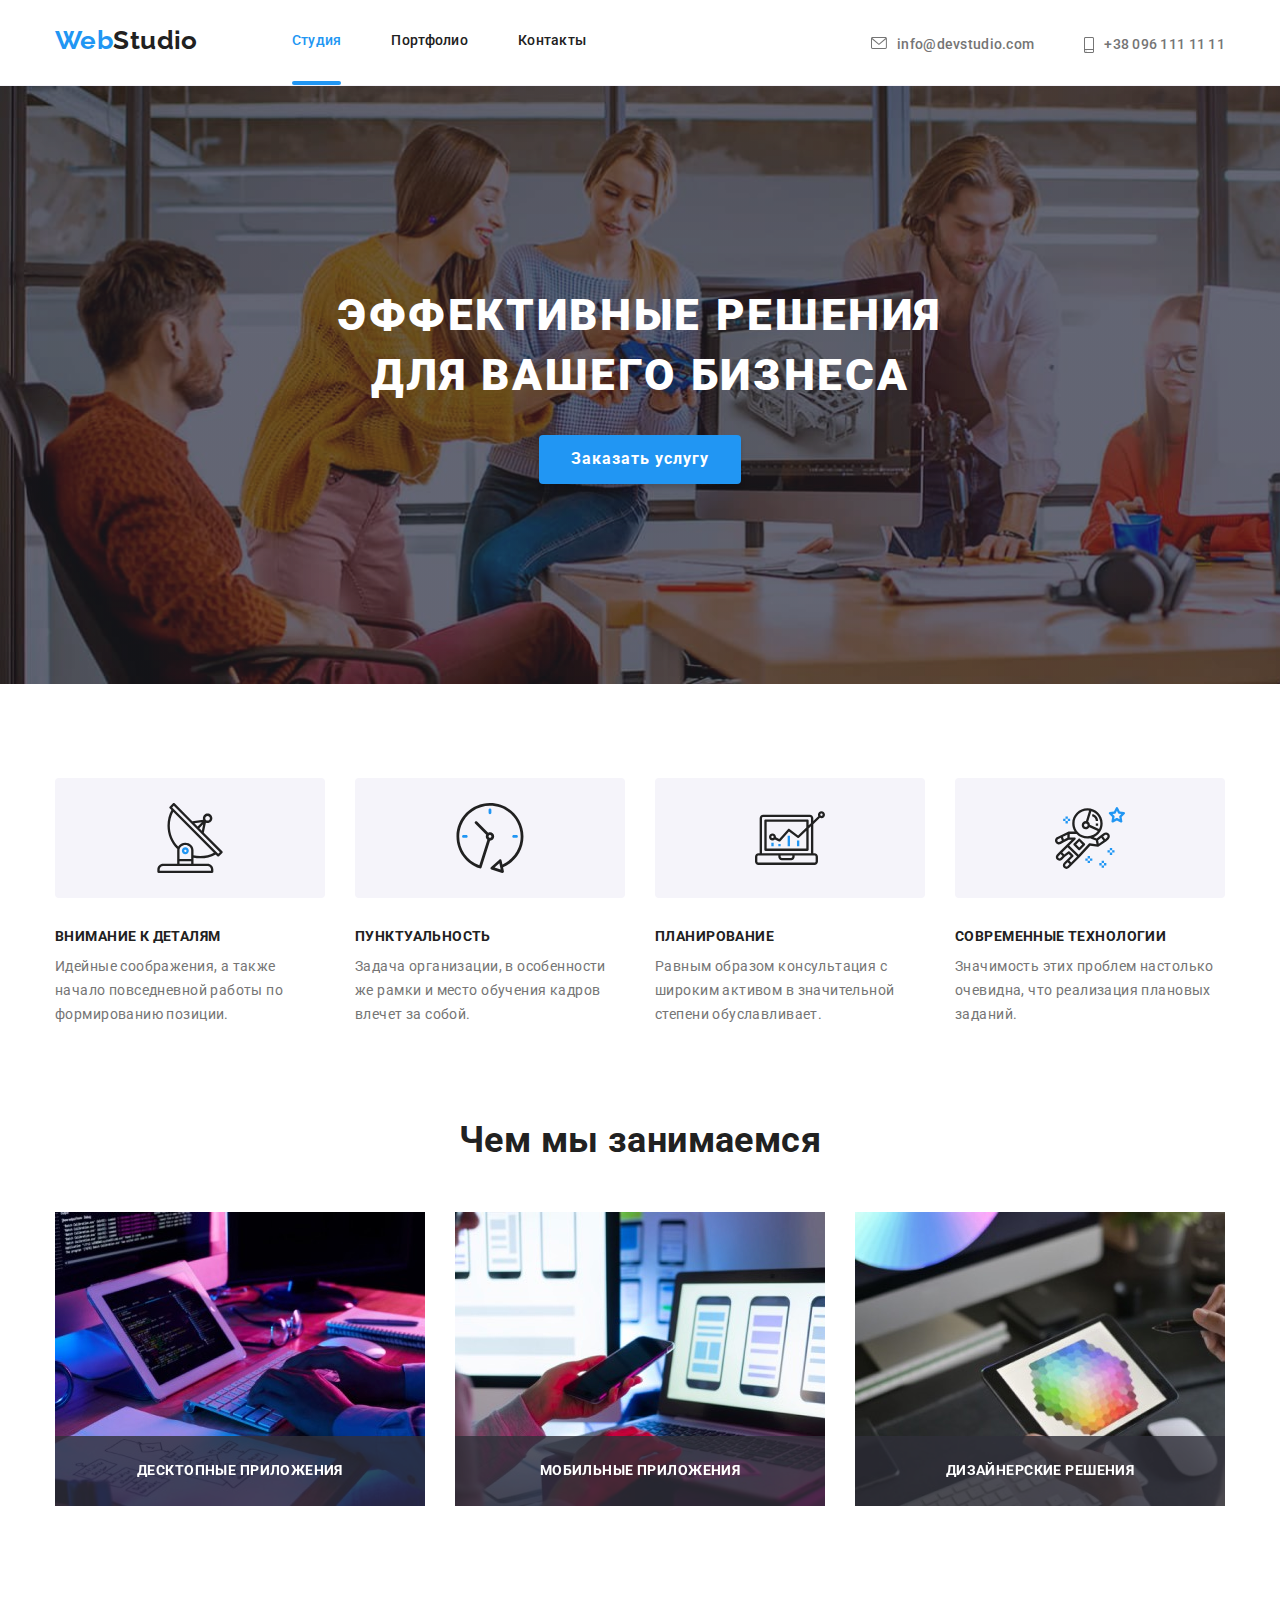
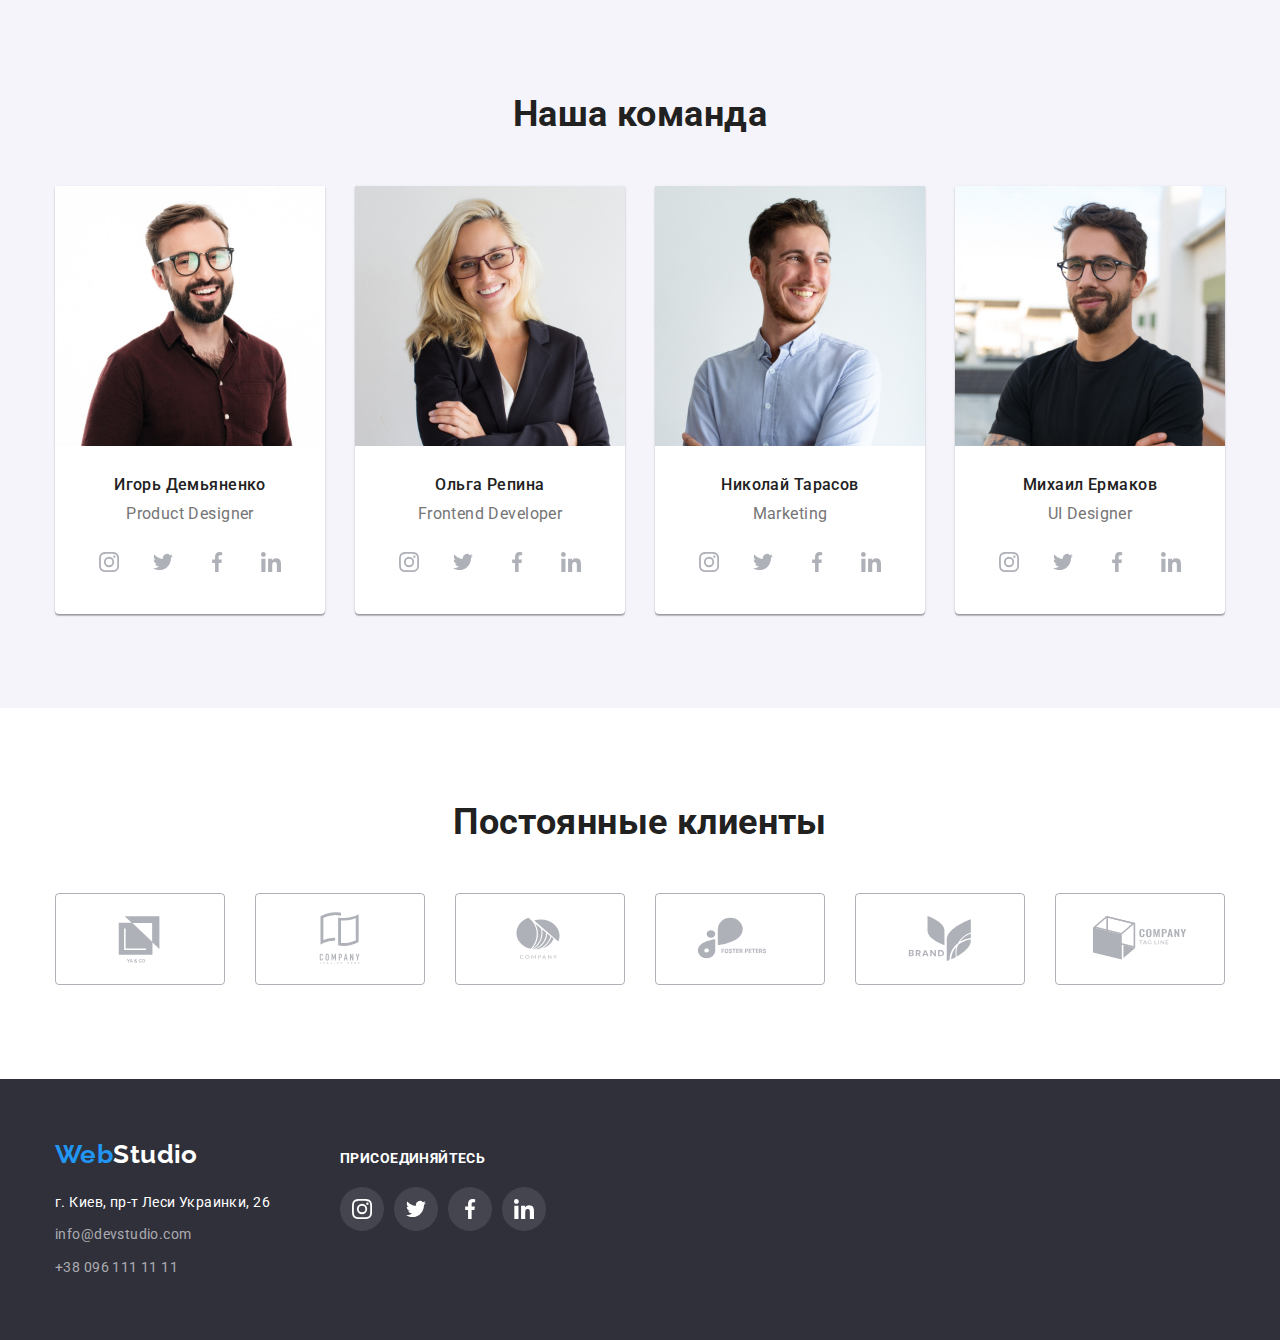
<file: index.html>
<!DOCTYPE html>
<html lang="ru">
  <head>
    <meta charset="UTF-8" />
    <meta http-equiv="X-UA-Compatible" content="IE=edge" />
    <meta name="viewport" content="width=device-width, initial-scale=1.0" />

    <title>Студия</title>
    <link rel="preconnect" href="https://fonts.googleapis.com" />
    <link rel="preconnect" href="https://fonts.gstatic.com" crossorigin />
    <link
      href="https://fonts.googleapis.com/css2?family=Raleway:wght@700&family=Roboto:wght@400;500;700;900&display=swap"
      rel="stylesheet"
    />
    <link
      rel="stylesheet"
      href="https://cdnjs.cloudflare.com/ajax/libs/modern-normalize/1.1.0/modern-normalize.css"
    />

    <link rel="stylesheet" href="./css/styles.css" />
  </head>
  <body>
    <!-- Шапка страниц-->

    <header class="header-underline">
      <div class="container flex">
        <nav class="main-nav">
          <a href="./index.html" lang="en" class="logo"
            ><span class="text">Web</span>Studio</a
          >

          <ul class="list flex">
            <li class="main-nav-item">
              <a href="./index.html" class="item current">Студия</a>
            </li>
            <li class="main-nav-item">
              <a href="./portfolio.html" class="item">Портфолио</a>
            </li>
            <li class="main-nav-item"><a href="" class="item">Контакты</a></li>
          </ul>
        </nav>

        <ul class="list connect-header">
          <li class="connect-header-list">
            <a href="mailto:info@devstudio.com" class="item">
              <svg class="mail">
                <use href="./images/icons.svg#icon-mail"></use>
              </svg>
              info@devstudio.com</a
            >
          </li>
          <li class="connect-header-list">
            <a href="tel:+380961111111" class="item"
              ><svg class="phone">
                <use href="./images/icons.svg#icon-smartphone"></use></svg
              >+38 096 111 11 11</a
            >
          </li>
        </ul>
      </div>
    </header>

    <main>
      <!-- Герой страницы -->
      <section class="hero section">
        <div class="container">
          <h1 class="hero-name">Эффективные решения для вашего бизнеса</h1>
          <button data-modal-open type="button" class="hero-button">
            Заказать услугу
          </button>
          <div data-modal class="backdrop is-hidden">
            <div class="modal">
              <button data-modal-close type="button" class="button-close">
                <svg class="icon-close" width="30" height="30">
                  <use href="./images/icons.svg#icon-close"></use>
                </svg>
              </button>
            </div>
          </div>
        </div>
      </section>

      <!-- Наши особености -->

      <section class="section our-specials">
        <div class="container">
          <h2 class="hiden-element">наши особености</h2>

          <ul class="list flex">
            <li class="our-features-description">
              <div class="features-bg">
                <svg class="features-icon" width="70" height="70">
                  <use href="./images/icons.svg#icon-antenna"></use>
                </svg>
              </div>
              <h3 class="subtitle">Внимание к деталям</h3>
              <p class="text-features">
                Идейные соображения, а также начало повседневной работы по
                формированию позиции.
              </p>
            </li>
            <li class="our-features-description">
              <div class="features-bg">
                <svg class="features-icon" width="70" height="70">
                  <use href="./images/icons.svg#icon-clock"></use>
                </svg>
              </div>
              <h3 class="subtitle">Пунктуальность</h3>
              <p class="text-features">
                Задача организации, в особенности же рамки и место обучения
                кадров влечет за собой.
              </p>
            </li>
            <li class="our-features-description">
              <div class="features-bg">
                <svg class="features-icon" width="70" height="70">
                  <use href="./images/icons.svg#icon-diagram"></use>
                </svg>
              </div>
              <h3 class="subtitle">Планирование</h3>
              <p class="text-features">
                Равным образом консультация с широким активом в значительной
                степени обуславливает.
              </p>
            </li>
            <li class="our-features-description">
              <div class="features-bg">
                <svg class="features-icon" width="70" height="70">
                  <use href="./images/icons.svg#icon-astronaut"></use>
                </svg>
              </div>
              <h3 class="subtitle">Современные технологии</h3>
              <p class="text-features">
                Значимость этих проблем настолько очевидна, что реализация
                плановых заданий.
              </p>
            </li>
          </ul>
        </div>
      </section>
      <!-- Чем мы занимаемся -->
      <section class="section">
        <div class="container">
          <h2 class="title">Чем мы занимаемся</h2>
          <ul class="list flex">
            <li class="what-we-do-item">
              <img
                src="./images/what-we-do/first_img.jpg"
                alt="Фото работа за компютером"
                width="370"
                height="294"
              />
              <div class="what-we-do-text-bg">
                <p class="text">Десктопные приложения</p>
              </div>
            </li>
            <li class="what-we-do-item">
              <img
                src="./images/what-we-do/second_img.jpg"
                alt="Фото работа за компютером"
                width="370"
                height="294"
              />
              <div class="what-we-do-text-bg">
                <p class="text">Мобильные приложения</p>
              </div>
            </li>
            <li class="what-we-do-item">
              <img
                src="./images/what-we-do/third_img.jpg"
                alt="Фото работа за компютером"
                width="370"
                height="294"
              />
              <div class="what-we-do-text-bg">
                <p class="text">Дизайнерские решения</p>
              </div>
            </li>
          </ul>
        </div>
      </section>
      <!-- Наша команда -->
      <section class="section team-bc">
        <div class="container">
          <h2 class="title">Наша команда</h2>
          <ul class="list flex">
            <li class="team-item">
              <img
                src="./images/our_team/ihor_demyanenko.jpg"
                alt="Фото Игоря Демьяненко"
                width="270"
                height="260"
              />
              <div class="team-text">
                <h3 class="subtitle">Игорь Демьяненко</h3>
                <p lang="en">Product Designer</p>
                <ul class="list flex icons-social-aline">
                  <li class="socil-list">
                    <a href="" class="icons-social-team">
                      <svg class="icons-social">
                        <use href="./images/icons.svg#icon-instagram"></use>
                      </svg>
                    </a>
                  </li>
                  <li class="socil-list">
                    <a href="" class="icons-social-team">
                      <svg class="icons-social">
                        <use
                          href="./images/icons.svg#icon-twitter"
                          width="20"
                          height="20"
                        ></use>
                      </svg>
                    </a>
                  </li>
                  <li class="socil-list">
                    <a href="" class="icons-social-team">
                      <svg class="icons-social">
                        <use
                          href="./images/icons.svg#icon-facebook"
                          width="20"
                          height="20"
                        ></use>
                      </svg>
                    </a>
                  </li>
                  <li class="socil-list">
                    <a href="" class="icons-social-team">
                      <svg class="icons-social">
                        <use
                          href="./images/icons.svg#icon-linkedin"
                          width="20"
                          height="20"
                        ></use>
                      </svg>
                    </a>
                  </li>
                </ul>
              </div>
            </li>

            <li class="team-item">
              <img
                src="./images/our_team/olga_repina.jpg"
                alt="Фото Ольги Репиной"
                width="270"
                height="260"
              />
              <div class="team-text">
                <h3 class="subtitle">Ольга Репина</h3>
                <p lang="en">Frontend Developer</p>
                <ul class="list flex icons-social-aline">
                  <li class="socil-list">
                    <a href="" class="icons-social-team">
                      <svg class="icons-social">
                        <use href="./images/icons.svg#icon-instagram"></use>
                      </svg>
                    </a>
                  </li>
                  <li class="socil-list">
                    <a href="" class="icons-social-team">
                      <svg class="icons-social">
                        <use
                          href="./images/icons.svg#icon-twitter"
                          width="20"
                          height="20"
                        ></use>
                      </svg>
                    </a>
                  </li>
                  <li class="socil-list">
                    <a href="" class="icons-social-team">
                      <svg class="icons-social">
                        <use
                          href="./images/icons.svg#icon-facebook"
                          width="20"
                          height="20"
                        ></use>
                      </svg>
                    </a>
                  </li>
                  <li class="socil-list">
                    <a href="" class="icons-social-team">
                      <svg class="icons-social">
                        <use
                          href="./images/icons.svg#icon-linkedin"
                          width="20"
                          height="20"
                        ></use>
                      </svg>
                    </a>
                  </li>
                </ul>
              </div>
            </li>

            <li class="team-item">
              <img
                src="./images/our_team/nikolay_tarasov.jpg"
                alt="Фото Николая Тарасова"
                width="270"
                height="260"
              />
              <div class="team-text">
                <h3 class="subtitle">Николай Тарасов</h3>
                <p lang="en">Marketing</p>
                <ul class="list flex icons-social-aline">
                  <li class="socil-list">
                    <a href="" class="icons-social-team">
                      <svg class="icons-social">
                        <use href="./images/icons.svg#icon-instagram"></use>
                      </svg>
                    </a>
                  </li>
                  <li class="socil-list">
                    <a href="" class="icons-social-team">
                      <svg class="icons-social">
                        <use
                          href="./images/icons.svg#icon-twitter"
                          width="20"
                          height="20"
                        ></use>
                      </svg>
                    </a>
                  </li>
                  <li class="socil-list">
                    <a href="" class="icons-social-team">
                      <svg class="icons-social">
                        <use
                          href="./images/icons.svg#icon-facebook"
                          width="20"
                          height="20"
                        ></use>
                      </svg>
                    </a>
                  </li>
                  <li class="socil-list">
                    <a href="" class="icons-social-team">
                      <svg class="icons-social">
                        <use
                          href="./images/icons.svg#icon-linkedin"
                          width="20"
                          height="20"
                        ></use>
                      </svg>
                    </a>
                  </li>
                </ul>
              </div>
            </li>

            <li class="team-item">
              <img
                src="./images/our_team/mihail_yermakov.jpg"
                alt="Фото Михаила Ермакова"
                width="270"
                height="260"
              />
              <div class="team-text">
                <h3 class="subtitle">Михаил Ермаков</h3>
                <p lang="en">UI Designer</p>
                <ul class="list flex icons-social-aline">
                  <li class="socil-list">
                    <a href="" class="icons-social-team">
                      <svg class="icons-social">
                        <use href="./images/icons.svg#icon-instagram"></use>
                      </svg>
                    </a>
                  </li>
                  <li class="socil-list">
                    <a href="" class="icons-social-team">
                      <svg class="icons-social">
                        <use
                          href="./images/icons.svg#icon-twitter"
                          width="20"
                          height="20"
                        ></use>
                      </svg>
                    </a>
                  </li>
                  <li class="socil-list">
                    <a href="" class="icons-social-team">
                      <svg class="icons-social">
                        <use
                          href="./images/icons.svg#icon-facebook"
                          width="20"
                          height="20"
                        ></use>
                      </svg>
                    </a>
                  </li>
                  <li class="socil-list">
                    <a href="" class="icons-social-team">
                      <svg class="icons-social">
                        <use
                          href="./images/icons.svg#icon-linkedin"
                          width="20"
                          height="20"
                        ></use>
                      </svg>
                    </a>
                  </li>
                </ul>
              </div>
            </li>
          </ul>
        </div>
      </section>

      <!-- our-customars -->

      <section class="section">
        <div class="container">
          <h2 class="title">Постоянные клиенты</h2>
          <ul class="list flex">
            <li class="customers-icon">
              <a href="/" class="our-customers-link"
                ><svg class="icon-customers" width="106" height="60">
                  <use href="./images/icons.svg#icon-ya-co"></use></svg
              ></a>
            </li>
            <li class="customers-icon">
              <a href="/" class="our-customers-link"
                ><svg class="icon-customers" width="106" height="60">
                  <use
                    href="./images/icons.svg#icon-company-tag-line"
                  ></use></svg
              ></a>
            </li>
            <li class="customers-icon">
              <a href="/" class="our-customers-link"
                ><svg class="icon-customers" width="106" height="60">
                  <use href="./images/icons.svg#icon-company"></use></svg
              ></a>
            </li>
            <li class="customers-icon">
              <a href="/" class="our-customers-link"
                ><svg class="icon-customers" width="106" height="60">
                  <use href="./images/icons.svg#icon-foster-peters"></use></svg
              ></a>
            </li>
            <li class="customers-icon">
              <a href="/" class="our-customers-link"
                ><svg class="icon-customers" width="106" height="60">
                  <use href="./images/icons.svg#icon-brand"></use></svg
              ></a>
            </li>
            <li class="customers-icon">
              <a href="/" class="our-customers-link"
                ><svg class="icon-customers" width="106" height="60">
                  <use href="./images/icons.svg#icon-company-tag"></use></svg
              ></a>
            </li>
          </ul>
        </div>
      </section>
    </main>
    <!-- footer -->
    <footer class="main-footer">
      <div class="container flex">
        <div class="footer-adres">
          <a href="./index.html" lang="en" class="logo"
            ><span class="text">Web</span>Studio
          </a>

          <address class="address">
            <p class="address-text">г. Киев, пр-т Леси Украинки, 26</p>

            <ul class="list contact-footer">
              <li class="contact-footer-list">
                <a href="mailto:info@devstudio.com" class="item"
                  >info@devstudio.com</a
                >
              </li>
              <li class="contact-footer-list">
                <a href="tel:+380961111111" class="item">+38 096 111 11 11</a>
              </li>
            </ul>
          </address>
        </div>
        <div class="footer-join">
          <h3 class="footer-join-text">присоединяйтесь</h3>
          <ul class="list flex">
            <li class="socil-list">
              <a href="" class="icons-social-team">
                <svg class="icons-social">
                  <use href="./images/icons.svg#icon-instagram"></use>
                </svg>
              </a>
            </li>
            <li class="socil-list">
              <a href="" class="icons-social-team">
                <svg class="icons-social">
                  <use
                    href="./images/icons.svg#icon-twitter"
                    width="20"
                    height="20"
                  ></use>
                </svg>
              </a>
            </li>
            <li class="socil-list">
              <a href="" class="icons-social-team">
                <svg class="icons-social">
                  <use
                    href="./images/icons.svg#icon-facebook"
                    width="20"
                    height="20"
                  ></use>
                </svg>
              </a>
            </li>
            <li class="socil-list">
              <a href="" class="icons-social-team">
                <svg class="icons-social">
                  <use
                    href="./images/icons.svg#icon-linkedin"
                    width="20"
                    height="20"
                  ></use>
                </svg>
              </a>
            </li>
          </ul>
        </div>
      </div>
    </footer>
    <script src="./js/modal.js"></script>
  </body>
</html>
</file>
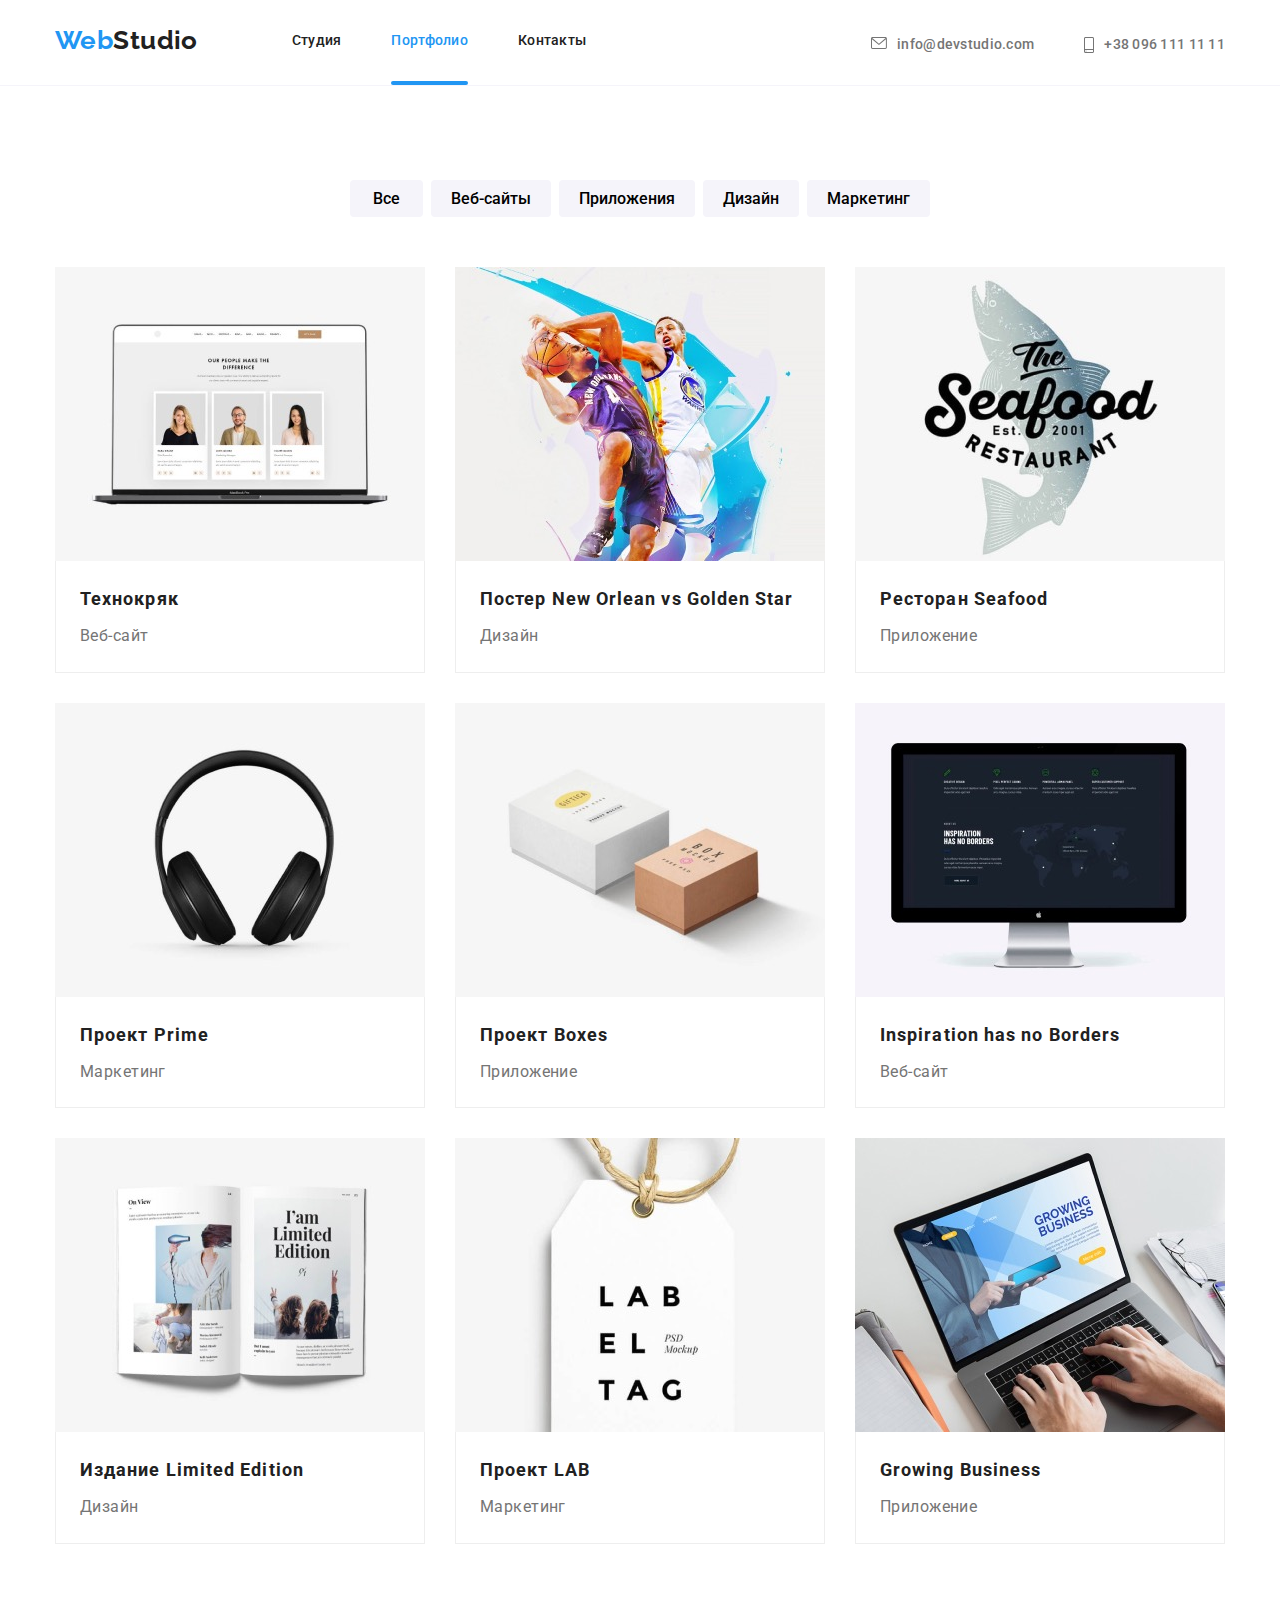
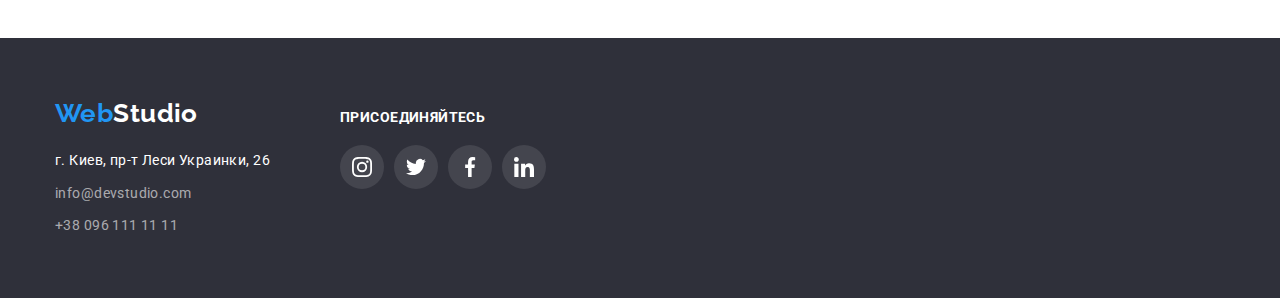
<file: portfolio.html>
<!DOCTYPE html>
<html lang="ru">
  <head>
    <meta charset="UTF-8" />
    <meta http-equiv="X-UA-Compatible" content="IE=edge" />
    <meta name="viewport" content="width=device-width, initial-scale=1.0" />

    <title>Студия</title>
    <link rel="preconnect" href="https://fonts.googleapis.com" />
    <link rel="preconnect" href="https://fonts.gstatic.com" crossorigin />
    <link
      href="https://fonts.googleapis.com/css2?family=Raleway:wght@700&family=Roboto:wght@400;500;700;900&display=swap"
      rel="stylesheet"
    />
    <link
      rel="stylesheet"
      href="https://cdnjs.cloudflare.com/ajax/libs/modern-normalize/1.1.0/modern-normalize.css"
    />

    <link rel="stylesheet" href="./css/styles.css" />
  </head>
  <body>
    <!-- Шапка страницы -->

    <header class="header-underline">
      <div class="container flex">
        <nav class="main-nav">
          <a href="./index.html" lang="en" class="logo"
            ><span class="text">Web</span>Studio</a
          >

          <ul class="list flex">
            <li class="main-nav-item">
              <a href="./index.html" class="item ">Студия</a>
            </li>
            <li class="main-nav-item">
              <a href="./portfolio.html" class="item current">Портфолио</a>
            </li>
            <li class="main-nav-item"><a href="" class="item">Контакты</a></li>
          </ul>
        </nav>

        <ul class="list connect-header">
          <li class="connect-header-list">
            <a href="mailto:info@devstudio.com" class="item "> <svg class="mail">
              <use href="./images/icons.svg#icon-mail"></use>
            </svg>
              info@devstudio.com</a
            >
          </li>
          <li class="connect-header-list">
            <a href="tel:+380961111111" class="item "><svg class="phone">
              <use href="./images/icons.svg#icon-smartphone"></use>
            </svg>+38 096 111 11 11</a>
          </li>
        </ul>
      </div>
    </header>

    <main>
      <!-- Portfolio buttons -->

      <section class="section">
        <div class="container">
          <ul class="list portfolio-btn">
            <li class="portfolio-btn-item">
              <button type="button" class="button">Все</button>
            </li>
            <li class="portfolio-btn-item">
              <button type="button" class="button">Веб-сайты</button>
            </li>
            <li class="portfolio-btn-item">
              <button type="button" class="button">Приложения</button>
            </li>
            <li class="portfolio-btn-item">
              <button type="button" class="button">Дизайн</button>
            </li>
            <li class="portfolio-btn-item">
              <button type="button" class="button">Маркетинг</button>
            </li>
          </ul>
          <!-- Portfolio imagts and descriptions -->
          <h1 class="hidden-element">Примеры работ</h1>
          <ul class="list portfolio-list">
            <li class="portfolio-list-item portfolio-card-hover">
              <a href="./portfolio.html" >
               <div class="portfolio-action-card">
                  <img
                    src="./images/porttfolio-images/note-book.jpg"
                    alt="image whith site"
                    width="370"
                    height="294"
                  />
                  <div class="portfolio-action"><p class="portfolio-text-action ">Технокряк это современная площадка распространения коронавируса. Компании используют эту платформу для цифрового шпионажа и атак на защищённые сервера конкурентов.</p></div>
               </div>
                
                <div class="description">
                  <h2 class="subtitle">Технокряк</h2>
                  <p class="portfolio-text">Веб-сайт</p>
                </div>
              </a>
            </li>
            <li class="portfolio-list-item portfolio-card-hover">
              <a href="./portfolio.html" >
                <div class="portfolio-action-card" >
                  <img
                    src="./images/porttfolio-images/basketball.jpg"
                    alt="image poster"
                    width="370"
                    height="294"
                  />  <div class="portfolio-action"><p class="portfolio-text-action">Технокряк это современная площадка распространения коронавируса. Компании используют эту платформу для цифрового шпионажа и атак на защищённые сервера конкурентов.</p></div>
                </div>
                <div class="description">
                  <h2 class="subtitle">
                    Постер <span lang="en">New Orlean vs Golden Star</span>
                  </h2>
                  <p class="portfolio-text">Дизайн</p>
                </div>
              </a>
            </li>
            <li class="portfolio-list-item portfolio-card-hover">
              <a href="./portfolio.html">
               <div class="portfolio-action-card">
                  <img
                    src="./images/porttfolio-images/fish.jpg"
                    alt="image restaurant"
                    width="370"
                    height="294"
                  />
                   <div class="portfolio-action">
                  <p class="portfolio-text-action">Технокряк это современная площадка распространения коронавируса. Компании используют эту платформу для цифрового шпионажа и атак на защищённые сервера конкурентов.</p></div>
               </div>
                <div class="description">
                  <h2 class="subtitle">
                    Ресторан <span lang="en">Seafood</span>
                  </h2>
                  <p class="portfolio-text">Приложение</p>
                </div>
              </a>
            </li>
            <li class="portfolio-list-item portfolio-card-hover">
              <a href="./portfolio.html">
                <div class="portfolio-action-card">
                  <img
                    src="./images/porttfolio-images/headphones.jpg"
                    alt="image headphones"
                    width="370"
                    height="294"
                  />
                   <div class="portfolio-action"><p class="portfolio-text-action">Технокряк это современная площадка распространения коронавируса. Компании используют эту платформу для цифрового шпионажа и атак на защищённые сервера конкурентов.</p></div>
                </div>
                <div class="description">
                  <h2 class="subtitle">Проект <span lang="en">Prime</span></h2>
                  <p class="portfolio-text">Маркетинг</p>
                </div>
              </a>
            </li>
            <li class="portfolio-list-item portfolio-card-hover">
              <a href="./portfolio.html">
                <div class="portfolio-action-card">
                  <img
                    src="./images/porttfolio-images/boxes.jpg"
                    alt="image boxes"
                    width="370"
                    height="294"
                  />
                   <div class="portfolio-action"><p class="portfolio-text-action">Технокряк это современная площадка распространения коронавируса. Компании используют эту платформу для цифрового шпионажа и атак на защищённые сервера конкурентов.</p></div>
                </div>
                <div class="description">
                  <h2 class="subtitle">Проект <span lang="en">Boxes</span></h2>
                  <p class="portfolio-text">Приложение</p>
                </div>
              </a>
            </li>
            <li class="portfolio-list-item portfolio-card-hover">
              <a href="./portfolio.html">
                <div class="portfolio-action-card">
                  <img
                    src="./images/porttfolio-images/computer.jpg"
                    alt="image computer"
                    width="370"
                    height="294"
                  />
                   <div class="portfolio-action"><p class="portfolio-text-action">Технокряк это современная площадка распространения коронавируса. Компании используют эту платформу для цифрового шпионажа и атак на защищённые сервера конкурентов.</p></div>
                </div>
                <div class="description">
                  <h2 class="subtitle" lang="en">Inspiration has no Borders</h2>
                  <p class="portfolio-text">Веб-сайт</p>
                </div>
              </a>
            </li>
            <li class="portfolio-list-item portfolio-card-hover">
              <a href="./portfolio.html">
                <div class="portfolio-action-card">
                  <img
                    src="./images/porttfolio-images/book.jpg"
                    alt="image book"
                    width="370"
                    height="294"
                  />
                   <div class="portfolio-action"><p class="portfolio-text-action">Технокряк это современная площадка распространения коронавируса. Компании используют эту платформу для цифрового шпионажа и атак на защищённые сервера конкурентов.</p></div>
                </div>
                <div class="description">
                  <h2 class="subtitle">
                    Издание <span lang="en">Limited Edition</span>
                  </h2>
                  <p class="portfolio-text">Дизайн</p>
                </div>
              </a>
            </li>
            <li class="portfolio-list-item portfolio-card-hover">
              <a href="./portfolio.html">
                <div class="portfolio-action-card">
                  <img
                    src="./images/porttfolio-images/lab-tag.jpg"
                    alt="image tag"
                    width="370"
                    height="294"
                  /> <div class="portfolio-action"><p class="portfolio-text-action">Технокряк это современная площадка распространения коронавируса. Компании используют эту платформу для цифрового шпионажа и атак на защищённые сервера конкурентов.</p></div>
                </div>
                <div class="description">
                  <h2 class="subtitle">Проект <span lang="en">LAB</span></h2>
                  <p class="portfolio-text">Маркетинг</p>
                </div>
              </a>
            </li>
            <li class="portfolio-list-item portfolio-card-hover ">
              <a href="./portfolio.html">
                <div class="portfolio-action-card">
                  <img
                    src="./images/porttfolio-images/typing.jpg"
                    alt="image man typing"
                    width="370"
                    height="294"
                  /> <div class="portfolio-action"><p class="portfolio-text-action">Технокряк это современная площадка распространения коронавируса. Компании используют эту платформу для цифрового шпионажа и атак на защищённые сервера конкурентов.</p></div>
                </div>
                <div class="description">
                  <h2 class="subtitle" lang="en">Growing Business</h2>
                  <p class="portfolio-text">Приложение</p>
                </div>
              </a>
            </li> 
          </ul>
        </div>
      </section>
    </main>

    <footer class="main-footer">
      <div class="container flex">
       <div class="footer-adres">
          <a href="./index.html" lang="en" class="logo"
            ><span class="text">Web</span>Studio
          </a>
  
          <address class="address">
            <p class="address-text">г. Киев, пр-т Леси Украинки, 26</p>
  
            <ul class="list contact-footer">
              <li class="contact-footer-list">
                <a href="mailto:info@devstudio.com" class="item"
                  >info@devstudio.com</a
                >
              </li>
              <li class="contact-footer-list">
                <a href="tel:+380961111111" class="item">+38 096 111 11 11</a>
              </li>
            </ul>
          </address>
       </div>
        <div class="footer-join" >
          <h3 class="footer-join-text">присоединяйтесь</h3>
          <ul class="list flex icons-social-aline">
            <li class="socil-list">
              <a href="" class="icons-social-team">
                <svg class="icons-social">
                  <use href="./images/icons.svg#icon-instagram"></use>
                </svg>
              </a>
            </li>
            <li class="socil-list">
              <a href="" class="icons-social-team">
                <svg class="icons-social">
                  <use
                    href="./images/icons.svg#icon-twitter"
                    width="20"
                    height="20"
                  ></use>
                </svg>
              </a>
            </li>
            <li class="socil-list">
              <a href="" class="icons-social-team">
                <svg class="icons-social">
                  <use
                    href="./images/icons.svg#icon-facebook"
                    width="20"
                    height="20"
                  ></use>
                </svg>
              </a>
            </li>
            <li class="socil-list">
              <a href="" class="icons-social-team">
                <svg class="icons-social">
                  <use
                    href="./images/icons.svg#icon-linkedin"
                    width="20"
                    height="20"
                  ></use>
                </svg>
              </a>
            </li>
          </ul>
        </div>
      </div>
      
    </footer>
  </body>
</html>
</file>
<file: css/styles.css>
:root {
  --primary-text-color: #212121;
  --secondery-text-color: #757575;
  --accent-color: #2196f3;
  --white-color: #ffffff;
}

body {
  font-family: Roboto, sans-serif;
  color: var(--primary-text-color);
  background-color: var(--white-color);
  font-size: 14px;
  line-height: 1.8;
  letter-spacing: 0.03em;
  margin: 0;
}

.list {
  list-style: none;
}

img {
  display: block;
}

h1,
h2,
h3,
p,
ul {
  margin-top: 0;
  margin-bottom: 0;
  padding: 0;
}
.container {
  width: 1200px;
  padding-left: 15px;
  padding-right: 15px;
  margin-left: auto;
  margin-right: auto;
}
.section {
  padding-top: 94px;
  padding-bottom: 94px;
}
.portfolio-items a {
  text-decoration: none;
}

.flex {
  display: flex;
  align-items: baseline;
}
.hiden-element {
  visibility: hidden;
  pointer-events: none;
  position: absolute;
}

/* header */
.header-underline {
  border-bottom: 1px solid #f5f4fa;
}

.logo {
  font-family: Raleway, sans-serif;
  font-weight: 700;
  font-size: 26px;
  line-height: 1.2;
  color: var(--primary-text-color);
  text-decoration: none;
  margin-right: 94px;
}

.logo:hover,
.logo:focus {
  cursor: pointer;
}

.logo .text {
  color: var(--accent-color);
}
.main-nav {
  display: flex;
  align-items: center;
}

.connect-header {
  display: flex;
}

.main-nav .item {
  text-decoration: none;
  font-weight: 500;
  line-height: 1.2;
  letter-spacing: 0.02em;
  color: var(--primary-text-color);
  padding: 32px 0;
  display: inline-block;

  transition: color 250ms cubic-bezier(0.4, 0, 0.2, 1);
}
.main-nav .item:hover,
.main-nav .item:focus {
  color: var(--accent-color);
}
.main-nav-item {
  position: relative;
}
/* a line ander the nav-curent  */
.main-nav-item .item::after {
  content: "";
  background: #2196f3;
  height: 4px;
  width: 100%;
  border-radius: 2px;
  box-sizing: border-box;
  position: absolute;
  display: inline-block;
  top: 100%;
  left: 0;
  opacity: 0;
}

.main-nav .current::after {
  opacity: 1;
}

.main-nav .current {
  color: var(--accent-color);
}

.main-nav-item:not(:last-child) {
  margin-right: 50px;
}

.connect-header .item {
  color: var(--secondery-text-color);
  text-decoration: none;
  font-weight: 500;
  line-height: 1.14;
  letter-spacing: 0.02em;
  display: inline-block;
  padding: 32px 0;

  transition: color 250ms cubic-bezier(0.4, 0, 0.2, 1);
}

.connect-header .item:hover,
.connect-header .item:focus {
  color: var(--accent-color);
}
.connect-header {
  margin-left: auto;
}

.connect-header-list:not(:last-child) {
  margin-right: 50px;
}

/* icons */

.connect-header-list .item {
  display: flex;
}

.connect-header-list .mail {
  width: 16px;
  height: 12px;
  margin-right: 10px;
  fill: currentColor;
  align-items: center;
}
.connect-header-list .phone {
  width: 10px;
  height: 16px;
  margin-right: 10px;
  fill: currentColor;
  align-items: center;
}

/* hero */

.hero {
  background-image: linear-gradient(
      to right,
      rgba(47, 48, 58, 0.4),
      rgba(47, 48, 58, 0.4)
    ),
    url("../images/hero-bg-image.jpg");
  background-color: #2f303a;

  margin-left: auto;
  margin-right: auto;
  max-width: 1600px;
  background-size: cover;
  text-align: center;
  padding-top: 200px;
  padding-bottom: 200px;
}
.hero-name {
  font-weight: 900;
  font-size: 44px;
  line-height: 1.36;
  text-align: center;
  letter-spacing: 0.06em;
  text-transform: uppercase;
  color: var(--white-color);
  margin-bottom: 30px;
  max-width: 696px;
  margin-left: auto;
  margin-right: auto;
}
.hero-button {
  font-weight: 700;
  font-size: 16px;
  line-height: 1.8;
  letter-spacing: 0.06em;
  background-color: var(--accent-color);
  border-radius: 4px;
  color: var(--white-color);
  border: none;
  cursor: pointer;
  padding: 10px 32px;
  box-shadow: 0px 4px 4px rgba(0, 0, 0, 0.15);

  transition: background-color 250ms cubic-bezier(0.4, 0, 0.2, 1),
    box-shadow 250ms cubic-bezier(0.4, 0, 0.2, 1);
}

.hero-button:hover,
.hero-button:focus {
  background-color: #188ce8;
}

/* modal window */
.backdrop {
  position: fixed;
  top: 0;
  left: 0;
  width: 100%;
  height: 100%;
  background-color: rgba(0, 0, 0, 0.2);
  opacity: 1;
  transition: opacity 250ms cubic-bezier(0.4, 0, 0.2, 1),
  transform 250ms cubic-bezier(0.4, 0, 0.2, 1);
}

.backdrop.is-hidden .modal {
  transform: translate(-50%, -50%) scale(0.7);
}
.modal {
  position: absolute;
  display: block;
  top: 50%;
  left: 50%;
  transform: translate(-50%, -50%) scale(1);
  padding: 8px;
  min-width: 528px;
  min-height: 581px;
  background-color: var(--white-color);
  box-shadow: 0px 1px 3px rgba(0, 0, 0, 0.12), 0px 1px 1px rgba(0, 0, 0, 0.14),
    0px 2px 1px rgba(0, 0, 0, 0.2);
  border-radius: 4px;
  transition: transform 250ms cubic-bezier(0.4, 0, 0.2, 1);
}

.backdrop.is-hidden {
  opacity: 0;
  pointer-events: none;
}

.button-close {
  display: flex;
  justify-content: center;
  align-items: center;
  position: absolute;
  top: 8px;
  right: 8px;
  padding: 0;
  border-radius: 50%;
  border: 1px solid rgba(0, 0, 0, 0.1);
  cursor: pointer;
}

/* our features */

.our-specials {
  padding-bottom: 0;
}

.hidden-element {
  visibility: hidden;
  pointer-events: none;
  position: absolute;
}

.our-features-description .subtitle {
  font-weight: 700;
  font-size: 14px;
  line-height: 1.2;
  text-transform: uppercase;
  margin-bottom: 10px;
}
.our-features-description .text-features {
  color: var(--secondery-text-color);

  font-weight: 400;
  font-size: 14px;
  line-height: 1.7;
}

.our-features-description {
  display: flex;
  width: 270px;
  flex-wrap: wrap;
  margin-right: 30px;
}

.features-bg {
  display: flex;
  width: 270px;
  height: 120px;
  margin-bottom: 30px;
  background-color: #f5f4fa;
  border-radius: 4px;
  justify-content: center;
  align-items: center;
}

.features-icon {
  display: flex;
  fill: var(--primary-text-color);
}

.our-features-description:not(:last-child) {
  margin-right: 30px;
}

.title {
  font-weight: 700;
  font-size: 36px;
  line-height: 1.16;
  text-align: center;
  margin-bottom: 50px;
}

/* чем мы занимаемся */
.what-we-do-item {
  position: relative;
}

.what-we-do-text-bg {
  content: "";
  width: 100%;
  height: 70px;
  background: rgba(47, 48, 58, 0.8);
  position: absolute;
  bottom: 0;
  left: 0;
  display: inline-block;
}

.what-we-do-item .text {
  width: 100%;
  content: "";
  bottom: 27px;
  left: 50%;
  transform: translatex(-50%);
  position: absolute;
  font-weight: 700;
  font-size: 14px;
  line-height: 1.2;
  text-align: center;
  letter-spacing: 0.03em;
  text-transform: uppercase;
  color: var(--white-color);
}

.what-we-do-item:not(:last-child) {
  margin-right: 30px;
}

/* team */

.team-bc {
  background-color: #f5f4fa;
}

.team-text .subtitle {
  font-weight: 500;
  font-size: 16px;
  line-height: 1.18;
  margin-bottom: 10px;
}

.team-item p {
  color: var(--secondery-text-color);
  font-weight: 400;
  font-size: 16px;
  line-height: 1.18;
  margin-bottom: 16px;
}
.team-text {
  padding-top: 30px;
  padding-bottom: 30px;
}

.team-item {
  text-align: center;
  background: #ffffff;
  box-shadow: 0px 1px 3px rgba(0, 0, 0, 0.12), 0px 1px 1px rgba(0, 0, 0, 0.14),
    0px 2px 1px rgba(0, 0, 0, 0.2);
  border-radius: 0px 0px 4px 4px;
}

.team-item:not(:last-child) {
  margin-right: 30px;
}

/* Social icons */

.icons-social-aline {
  justify-content: center;
}
.socil-list:not(:last-child) {
  margin-right: 10px;
}

.icons-social-team {
  display: flex;
  width: 44px;
  height: 44px;
  border-color: transparent;
  border-radius: 50%;
  fill: #afb1b8;
  justify-content: center;
  align-items: center;
  transition: background-color 250ms cubic-bezier(0.4, 0, 0.2, 1),
    fill 250ms cubic-bezier(0.4, 0, 0.2, 1);
}

.icons-social {
  width: 20px;
  height: 20px;
}

.icons-social-team:hover,
.icons-social-team:focus {
  background-color: var(--accent-color);
  fill: var(--white-color);
  cursor: pointer;
}

/* our-customars */

.customers-icon:not(:last-child) {
  margin-right: 30px;
}

.our-customers-link {
  width: 170px;
  height: 92px;
  display: flex;
  border: 1px solid #afb1b8;
  border-radius: 4px;
  justify-content: center;
  align-items: center;
  color: #afb1b8;
  transition: color 250ms cubic-bezier(0.4, 0, 0.2, 1),
    border 250ms cubic-bezier(0.4, 0, 0.2, 1);
}

.icon-customers {
  display: inline-block;
  border: none;
  fill: currentColor;
}

.our-customers-link:hover,
.our-customers-link:focus {
  color: var(--accent-color);
  border: 1px solid var(--accent-color);
}

/* portfolio */

.portfolio-btn {
  display: flex;
  justify-content: center;
  margin-bottom: 50px;
}

.portfolio-btn-item:not(:last-child) {
  margin-right: 8px;
}

.portfolio-btn .button {
  min-width: 73px;
  font-weight: 500;
  font-size: 16px;
  line-height: 1.6;
  background: #f5f4fa;
  border-radius: 4px;
  border: none;
  cursor: pointer;
  padding: 6px 20px;
  transition: box-shadow 250ms cubic-bezier(0.4, 0, 0.2, 1),
    color 250ms cubic-bezier(0.4, 0, 0.2, 1),
    background-color 250ms cubic-bezier(0.4, 0, 0.2, 1);
}

.portfolio-btn .button:hover,
.portfolio-btn .button:focus {
  background-color: var(--accent-color);
  color: var(--white-color);
  box-shadow: 0px 3px 1px rgba(0, 0, 0, 0.1), 0px 1px 2px rgba(0, 0, 0, 0.08),
    0px 2px 2px rgba(0, 0, 0, 0.12);
}

.portfolio-list {
  display: flex;
  flex-wrap: wrap;
}

.portfolio-list-item {
  width: 370px;
  margin-right: 30px;
  margin-bottom: 30px;
}

.portfolio-list-item:nth-child(3n) {
  margin-right: 0;
}
.portfolio-list-item:nth-last-child(-n + 3) {
  margin-bottom: 0;
}

.portfolio-list {
  line-height: 1.9;
  font-size: 16px;
}

.portfolio-card-hover {
  transition: box-shadow 250ms cubic-bezier(0.4, 0, 0.2, 1);
}

.portfolio-card-hover:hover,
.portfolio-card-hover:focus {
  box-shadow: 0px 1px 1px rgba(0, 0, 0, 0.12), 0px 4px 4px rgba(0, 0, 0, 0.06),
    1px 4px 6px rgba(0, 0, 0, 0.16);
}

.portfolio-list a {
  text-decoration: none;
}

.portfolio-list .description {
  background: var(--white-color);
  padding: 20px 24px;
  background-color: var(--white-color);
  border-left: 1px solid #eeeeee;
  border-bottom: 1px solid #eeeeee;
  border-right: 1px solid #eeeeee;
}

.portfolio-list .subtitle {
  color: var(--primary-text-color);
  font-weight: 700;
  font-size: 18px;
  line-height: 2;
  letter-spacing: 0.06em;
  margin-bottom: 4px;
}

.portfolio-text {
  color: var(--secondery-text-color);
}

/* Портфолио екшин */

.portfolio-action {
  position: absolute;
  top: 0;
  left: 0;
  width: 100%;
  height: 100%;
  content: "";
  display: flex;
  align-items: center;
}

.portfolio-action-card {
  position: relative;
  overflow: hidden;
}

.portfolio-text-action {
  display: flex;
  padding: 0 24px;
  font-weight: 400;
  font-size: 18px;
  line-height: 1.56;
  letter-spacing: 0.03em;
  color: var(--white-color);
}

.portfolio-action {
  position: absolute;

  top: 0;
  left: 0;
  width: 100%;
  height: 100%;
  background-color: rgba(33, 150, 243, 0.9);
  transform: translateY(100%);
  transition: transform 250ms cubic-bezier(0.4, 0, 0.2, 1);
}

.portfolio-list-item:hover .portfolio-action,
.portfolio-list-item:focus .portfolio-action {
  transform: translateY(0);
}
/* footer */

.contact-footer .item {
  font-weight: 400;
  color: rgba(255, 255, 255, 0.6);
  text-decoration: none;
  transition: color 250ms cubic-bezier(0.4, 0, 0.2, 1);
}
.contact-footer .item:hover,
.contact-footer .item:focus {
  color: var(--accent-color);
}

.main-footer .logo {
  display: inline-block;
  color: var(--white-color);
  margin-bottom: 20px;
  margin-top: 0;
  margin-right: 0;
}
.address {
  color: var(--white-color);
  line-height: 1.7;
  font-style: normal;
}
.contact-footer-list:not(:last-child) {
  margin-bottom: 9px;
}
.address-text {
  margin-bottom: 9px;
}

.main-footer {
  background-color: #2f303a;
  padding-top: 60px;
  padding-bottom: 60px;
}
.footer-adres {
  margin-right: 70px;
}

/* footert join us */

.footer-join-text {
  color: var(--white-color);
  text-transform: uppercase;
  font-weight: 700;
  font-size: 14px;
  line-height: 1.2;
  letter-spacing: 0.03em;
  margin-bottom: 20px;
}

.footer-join .icons-social-team {
  fill: var(--white-color);
  background-color: rgba(255, 255, 255, 0.1);

  transition: background-color 250ms cubic-bezier(0.4, 0, 0.2, 1);
}
.footer-join .icons-social-team:hover,
.footer-join .icons-social-team:focus {
  background-color: var(--accent-color);
}

.footer-join .icons-social {
  color: currentColor;
}
</file>
